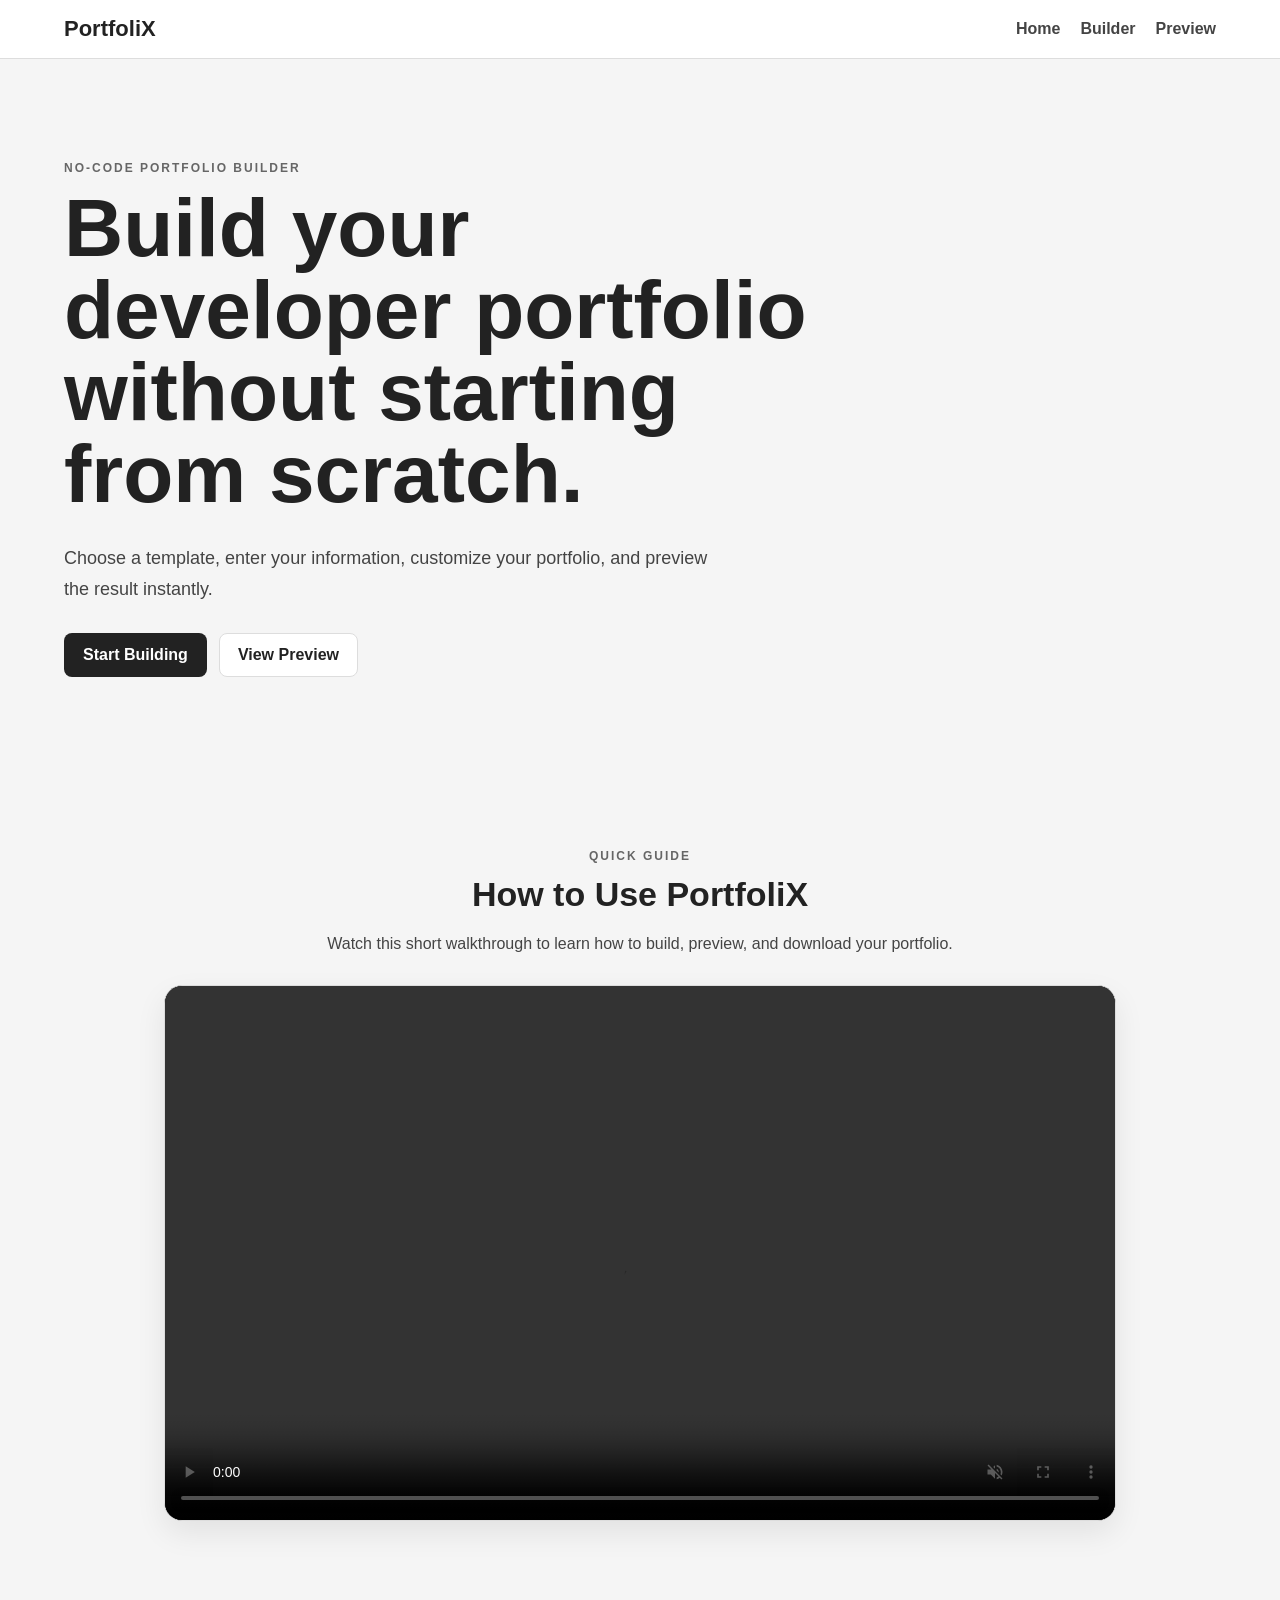
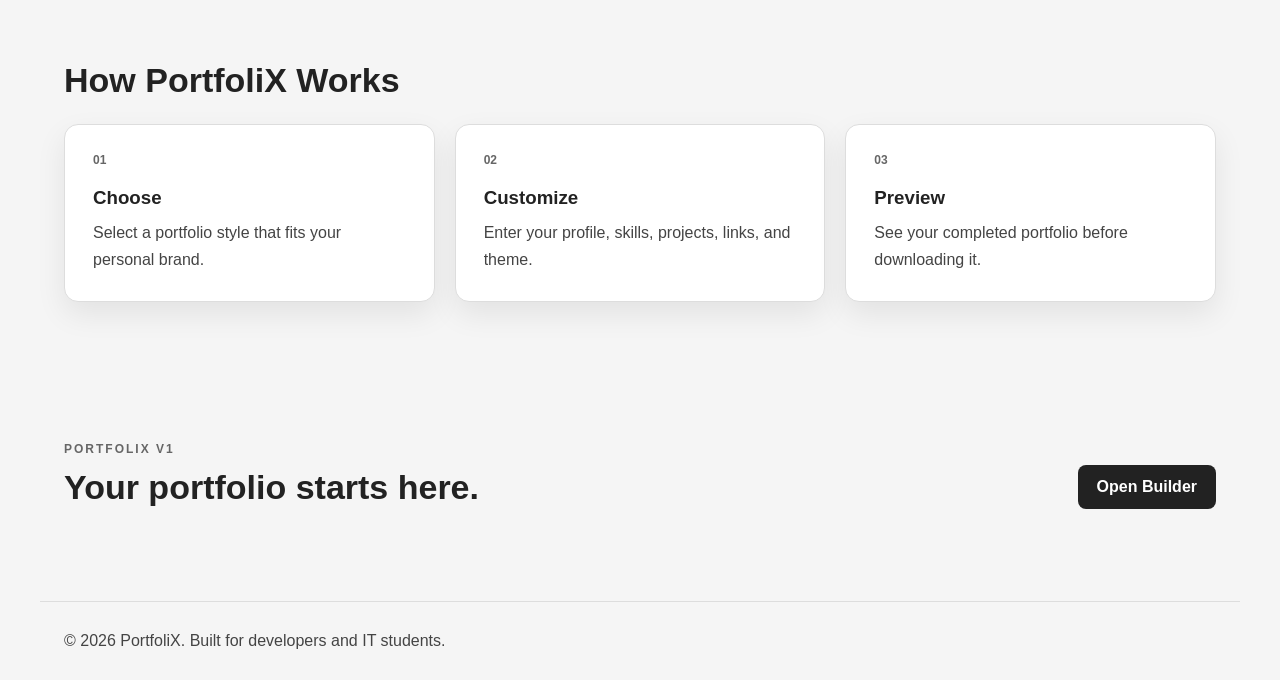
<file: index.html>
<!DOCTYPE html>
<html lang="en">
<head>
    <meta charset="UTF-8">
    <meta name="viewport" content="width=device-width, initial-scale=1.0">
    <meta name="description" content="PortfoliX - Build your developer portfolio without coding.">
    <title>PortfoliX | Portfolio Builder</title>
    <link rel="stylesheet" href="css/style.css">
</head>
<body>

    <header class="site-header">
        <nav class="site-nav">
            <a class="logo" href="index.html">PortfoliX</a>

            <div class="nav-links">
                <a href="index.html">Home</a>
                <a href="builder.html">Builder</a>
                <a href="preview.html">Preview</a>
            </div>
        </nav>
    </header>

    <main>

        <section class="hero">
            <div class="hero-content">
                <p class="eyebrow">NO-CODE PORTFOLIO BUILDER</p>

                <h1>Build your developer portfolio without starting from scratch.</h1>

                <p class="hero-description">
                    Choose a template, enter your information, customize your portfolio,
                    and preview the result instantly.
                </p>

                <div class="hero-actions">
                    <a class="btn btn-primary" href="builder.html">Start Building</a>
                    <a class="btn btn-secondary" href="preview.html">View Preview</a>
                </div>
            </div>
        </section>

        <section class="tutorial-section">

            <div class="tutorial-header">
                <p class="eyebrow">QUICK GUIDE</p>

                <h2>How to Use PortfoliX</h2>

                <p>
                    Watch this short walkthrough to learn how to
                    build, preview, and download your portfolio.
                </p>
            </div>

            <video autoplay muted loop
            class="tutorial-video" controls preload="metadata" width="100%">
                <source src="./assets/videos/videotutorial.mp4">

                Your browser does not support HTML5 video.
            </video>

        </section>

        <section class="features-section">
            <h2>How PortfoliX Works</h2>

            <div class="feature-grid">
                <article class="feature-card">
                    <span class="feature-number">01</span>
                    <h3>Choose</h3>
                    <p>Select a portfolio style that fits your personal brand.</p>
                </article>

                <article class="feature-card">
                    <span class="feature-number">02</span>
                    <h3>Customize</h3>
                    <p>Enter your profile, skills, projects, links, and theme.</p>
                </article>

                <article class="feature-card">
                    <span class="feature-number">03</span>
                    <h3>Preview</h3>
                    <p>See your completed portfolio before downloading it.</p>
                </article>
            </div>
        </section>

        <section class="cta-section">
            <div>
                <p class="eyebrow">PORTFOLIX V1</p>
                <h2>Your portfolio starts here.</h2>
            </div>

            <a class="btn btn-primary" href="builder.html">Open Builder</a>
        </section>

    </main>

    <footer class="site-footer">
        <p>© 2026 PortfoliX. Built for developers and IT students.</p>
    </footer>

    <script src="js/main.js"></script>
</body>
</html>
</file>
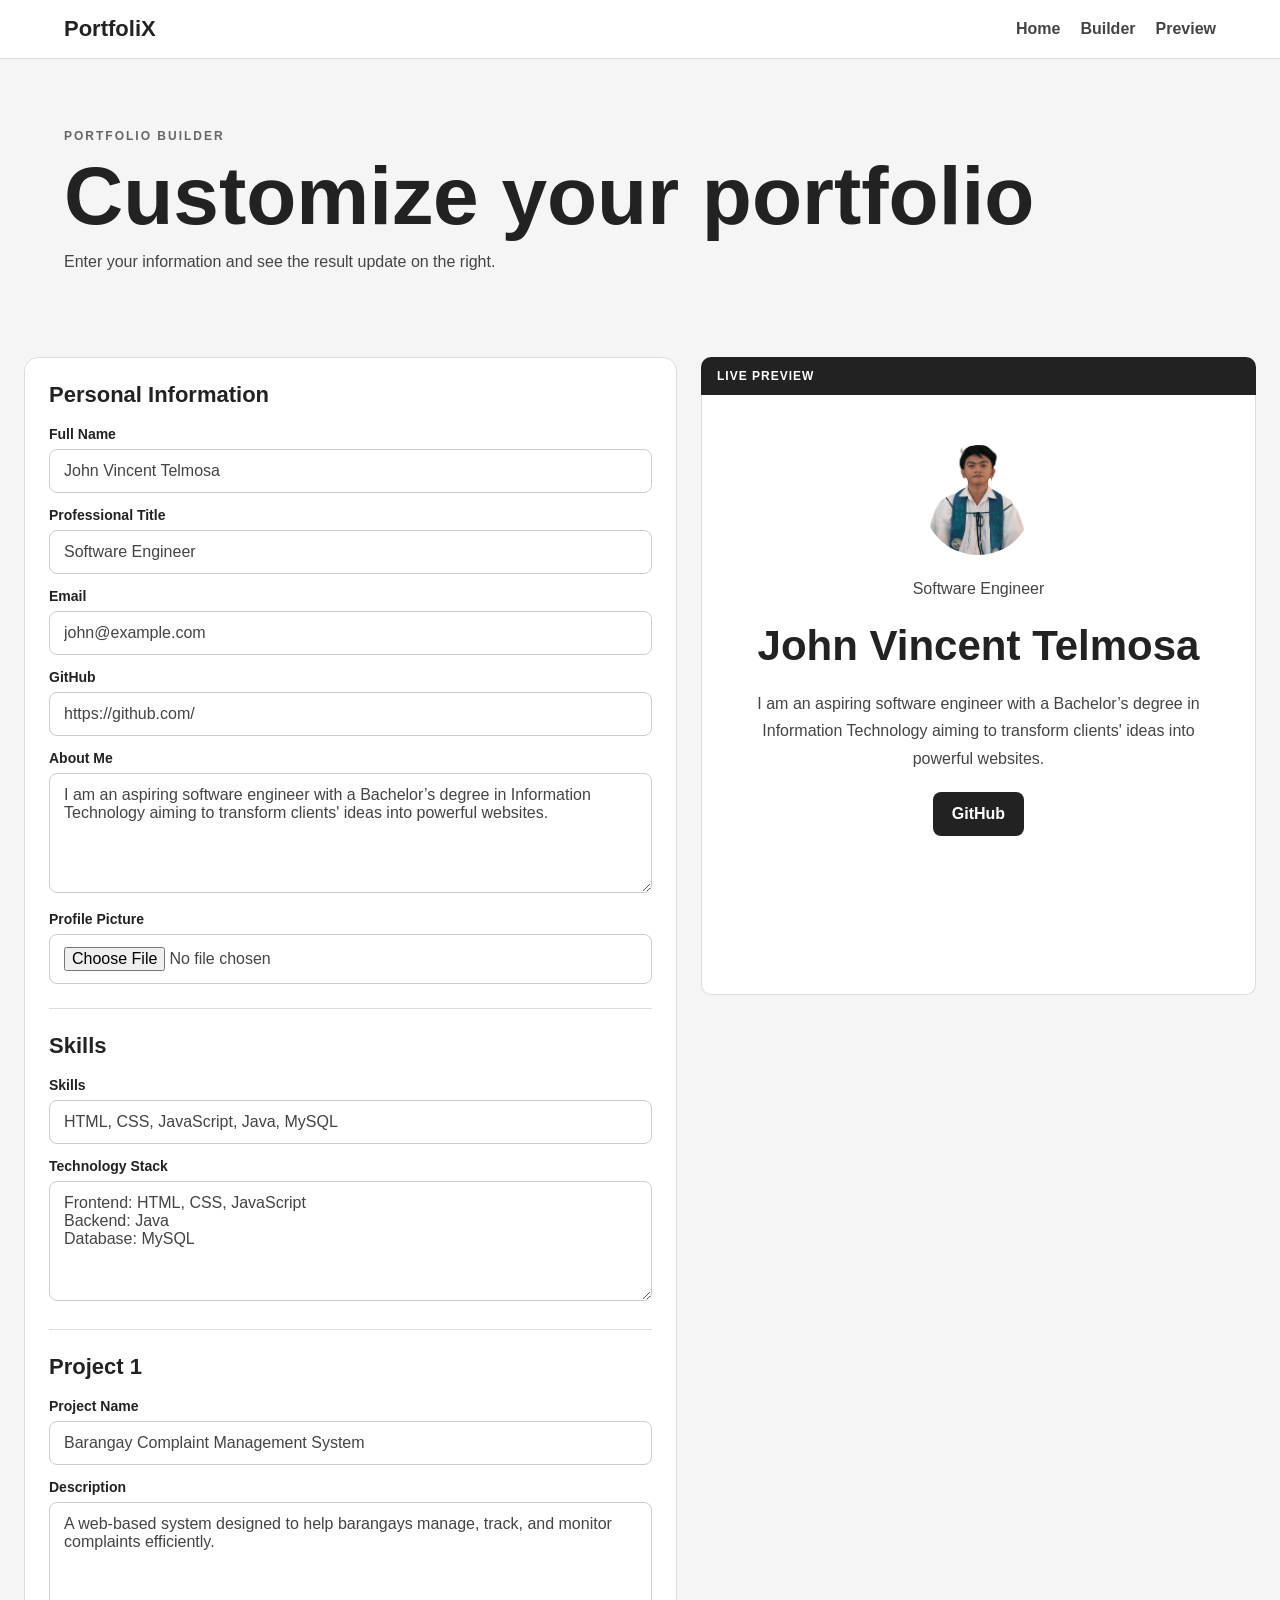
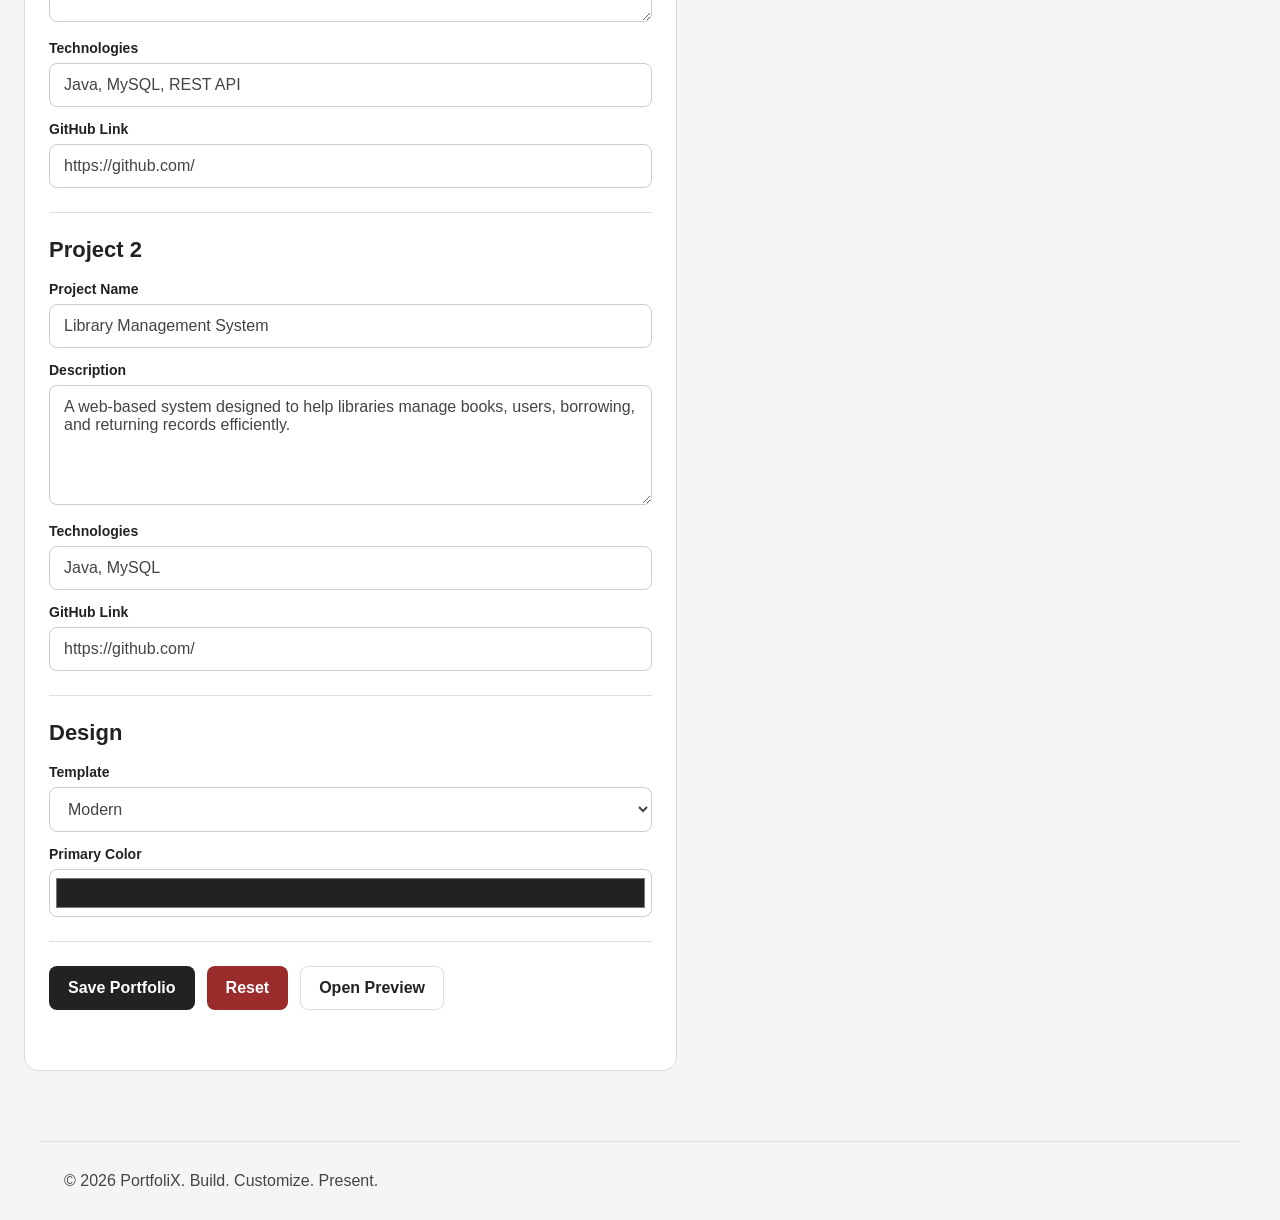
<file: builder.html>
<!DOCTYPE html>
<html lang="en">
<head>
    <meta charset="UTF-8">
    <meta name="viewport" content="width=device-width, initial-scale=1.0">
    <title>PortfoliX | Builder</title>
    <link rel="stylesheet" href="css/style.css">
</head>
<body>

    <header class="site-header">
        <nav class="site-nav">
            <a class="logo" href="index.html">PortfoliX</a>

            <div class="nav-links">
                <a href="index.html">Home</a>
                <a href="builder.html">Builder</a>
                <a href="preview.html">Preview</a>
            </div>
        </nav>
    </header>

    <main class="builder-page">

        <section class="page-heading">
            <p class="eyebrow">PORTFOLIO BUILDER</p>
            <h1>Customize your portfolio</h1>
            <p>Enter your information and see the result update on the right.</p>
        </section>

        <section class="builder-layout">

            <div class="editor-panel">

                <form id="portfolioForm">

                    <div class="form-section">
                        <h2>Personal Information</h2>

                        <label for="fullname">Full Name</label>
                        <input
                            type="text"
                            id="fullname"
                            name="fullname"
                            placeholder="Enter your name"
                            minlength="3"
                            maxlength="50"
                            required
                        >

                        <label for="title">Professional Title</label>
                        <input
                            type="text"
                            id="title"
                            name="title"
                            placeholder="Software Engineer"
                            maxlength="50"
                            required
                        >

                        <label for="email">Email</label>
                        <input
                            type="email"
                            id="email"
                            name="email"
                            placeholder="you@example.com"
                            required
                        >

                        <label for="github">GitHub</label>
                        <input
                            type="url"
                            id="github"
                            name="github"
                            placeholder="https://github.com/username"
                            required
                        >

                        <label for="aboutme">About Me</label>
                        <textarea
                            id="aboutme"
                            name="aboutme"
                            placeholder="Write something about yourself"
                            minlength="20"
                            maxlength="500"
                            required
                        ></textarea>

                        <label for="profile">Profile Picture</label>
                        <input
                            type="file"
                            id="profile"
                            name="profile"
                            accept="image/*"
                        >
                    </div>

                    <div class="form-section">
                        <h2>Skills</h2>

                        <label for="skills">Skills</label>
                        <input
                            type="text"
                            id="skills"
                            name="skills"
                            placeholder="HTML, CSS, JavaScript"
                            required
                        >

                        <label for="technologies">Technology Stack</label>
                        <textarea
                            id="technologies"
                            name="technologies"
                            placeholder="Frontend: HTML, CSS, JavaScript&#10;Backend: Java&#10;Database: MySQL"
                        ></textarea>
                    </div>

                    <div class="form-section">
                        <h2>Project 1</h2>

                        <label for="project1Name">Project Name</label>
                        <input
                            type="text"
                            id="project1Name"
                            name="project1Name"
                            placeholder="Barangay Complaint Management System"
                        >

                        <label for="project1Description">Description</label>
                        <textarea
                            id="project1Description"
                            name="project1Description"
                            placeholder="Describe the project"
                        ></textarea>

                        <label for="project1Tech">Technologies</label>
                        <input
                            type="text"
                            id="project1Tech"
                            name="project1Tech"
                            placeholder="Java, MySQL, REST API"
                        >

                        <label for="project1Github">GitHub Link</label>
                        <input
                            type="url"
                            id="project1Github"
                            name="project1Github"
                            placeholder="https://github.com/username/project"
                        >
                    </div>

                    <div class="form-section">
                        <h2>Project 2</h2>

                        <label for="project2Name">Project Name</label>
                        <input
                            type="text"
                            id="project2Name"
                            name="project2Name"
                            placeholder="Library Management System"
                        >

                        <label for="project2Description">Description</label>
                        <textarea
                            id="project2Description"
                            name="project2Description"
                            placeholder="Describe the project"
                        ></textarea>

                        <label for="project2Tech">Technologies</label>
                        <input
                            type="text"
                            id="project2Tech"
                            name="project2Tech"
                            placeholder="Java, MySQL"
                        >

                        <label for="project2Github">GitHub Link</label>
                        <input
                            type="url"
                            id="project2Github"
                            name="project2Github"
                            placeholder="https://github.com/username/project"
                        >
                    </div>

                    <div class="form-section">
                        <h2>Design</h2>

                        <label for="template">Template</label>
                        <select id="template" name="template">
                            <option value="modern">Modern</option>
                            <option value="minimal">Minimal</option>
                            <option value="creative">Creative</option>
                        </select>

                        <label for="primaryColor">Primary Color</label>
                        <input
                            type="color"
                            id="primaryColor"
                            name="primaryColor"
                            value="#222222"
                        >
                    </div>

                    <div class="builder-actions">
                        <button class="btn btn-primary" type="submit">
                            Save Portfolio
                        </button>

                        <button class="btn btn-danger" type="button" id="resetButton">
                            Reset
                        </button>

                        <button class="btn btn-secondary" type="button" id="previewButton">
                            Open Preview
                        </button>
                    </div>

                    <p id="saveMessage" class="save-message"></p>

                </form>

            </div>

            <div class="live-panel">

                <div class="live-header">
                    <span>LIVE PREVIEW</span>
                </div>

                <div id="builderPreview" class="portfolio-card template-modern">

                    <div class="preview-hero">
                        <img
                            id="previewImage"
                            class="preview-profile"
                            src="assets/images/prof.png"
                            alt="Profile picture"
                        >

                        <p id="previewTitle" class="preview-eyebrow">
                            Software Engineer
                        </p>

                        <h2 id="previewName">
                            John Vincent Telmosa
                        </h2>

                        <p id="previewAbout">
                            Your introduction will appear here.
                        </p>

                        <a
                            id="previewGithub"
                            class="btn btn-primary"
                            href="https://github.com/"
                            target="_blank"
                            rel="noopener"
                        >
                            GitHub
                        </a>
                    </div>

                </div>

            </div>

        </section>

    </main>

    <footer class="site-footer">
        <p>© 2026 PortfoliX. Build. Customize. Present.</p>
    </footer>

    <script src="js/builder.js"></script>
</body>
</html>
</file>
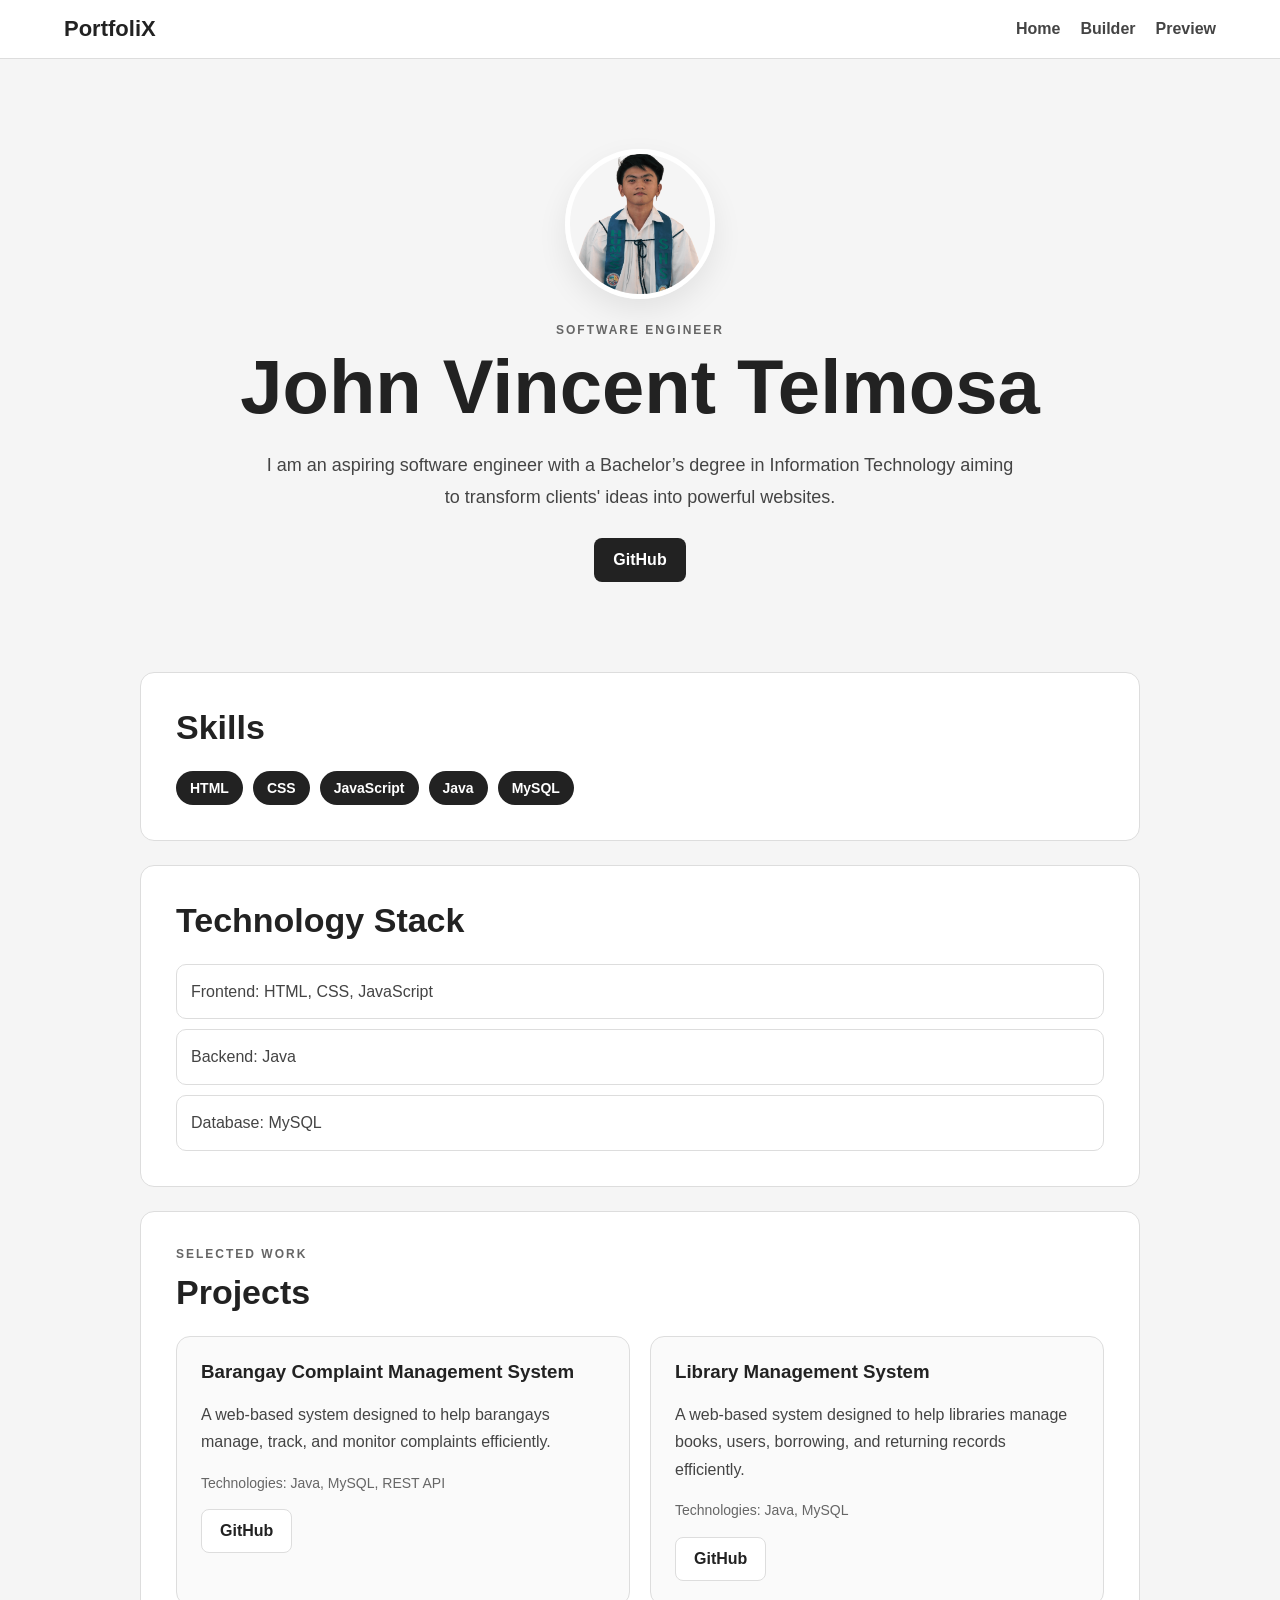
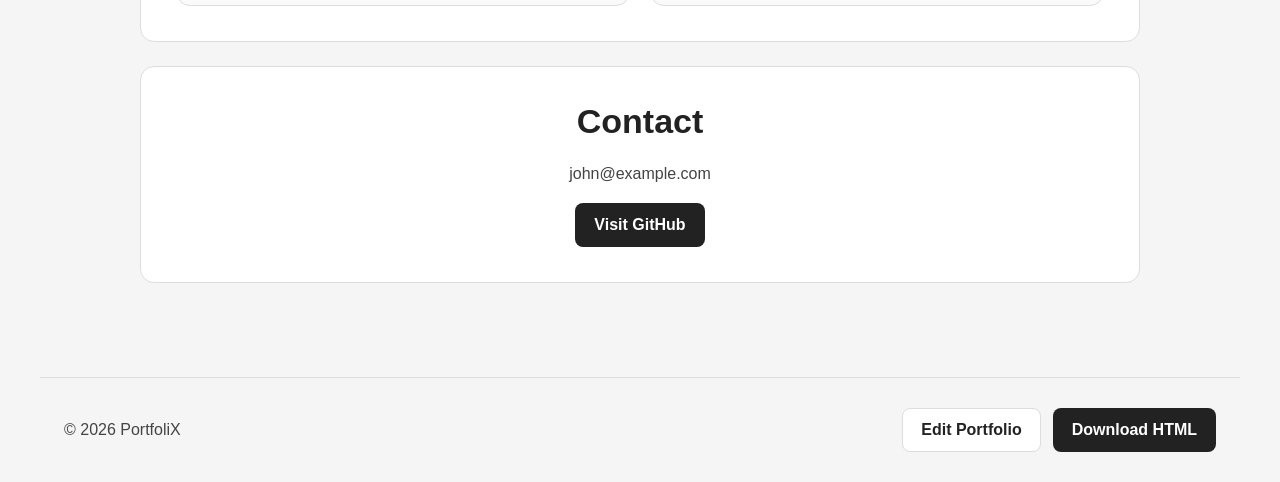
<file: preview.html>
<!DOCTYPE html>
<html lang="en">
<head>
    <meta charset="UTF-8">
    <meta name="viewport" content="width=device-width, initial-scale=1.0">
    <title>PortfoliX | Preview</title>
    <link rel="stylesheet" href="css/style.css">
</head>
<body>

    <header class="site-header">
        <nav class="site-nav">
            <a class="logo" href="index.html">PortfoliX</a>

            <div class="nav-links">
                <a href="index.html">Home</a>
                <a href="builder.html">Builder</a>
                <a href="preview.html">Preview</a>
            </div>
        </nav>
    </header>

    <main id="portfolioPreview" class="portfolio-page template-modern">

        <section class="portfolio-hero">
            <img
                id="portfolioImage"
                class="portfolio-profile"
                src="assets/images/prof.png"
                alt="Profile picture"
            >

            <p id="portfolioTitle" class="eyebrow">
                Software Engineer
            </p>

            <h1 id="portfolioName">
                John Vincent Telmosa
            </h1>

            <p id="portfolioAbout">
                I am an aspiring software engineer.
            </p>

            <a
                id="portfolioGithub"
                class="btn btn-primary"
                href="https://github.com/"
                target="_blank"
                rel="noopener"
            >
                GitHub
            </a>
        </section>

        <section class="portfolio-section">
            <h2>Skills</h2>

            <div id="portfolioSkills" class="skill-grid"></div>
        </section>

        <section class="portfolio-section">
            <h2>Technology Stack</h2>

            <div id="portfolioTechnologies" class="technology-list"></div>
        </section>

        <section class="portfolio-section">
            <div class="section-heading-row">
                <div>
                    <p class="eyebrow">SELECTED WORK</p>
                    <h2>Projects</h2>
                </div>
            </div>

            <div id="portfolioProjects" class="project-grid"></div>
        </section>

        <section class="portfolio-section contact-section">
            <h2>Contact</h2>

            <p id="portfolioEmail"></p>

            <a
                id="portfolioContactGithub"
                class="btn btn-primary"
                href="https://github.com/"
                target="_blank"
                rel="noopener"
            >
                Visit GitHub
            </a>
        </section>

    </main>

    <footer class="site-footer">
        <p>© 2026 PortfoliX</p>

        <div class="footer-actions">
            <a class="btn btn-secondary" href="builder.html">
                Edit Portfolio
            </a>

            <button class="btn btn-primary" id="downloadButton">
                Download HTML
            </button>
        </div>
    </footer>

    <script src="js/preview.js"></script>
</body>
</html>
</file>
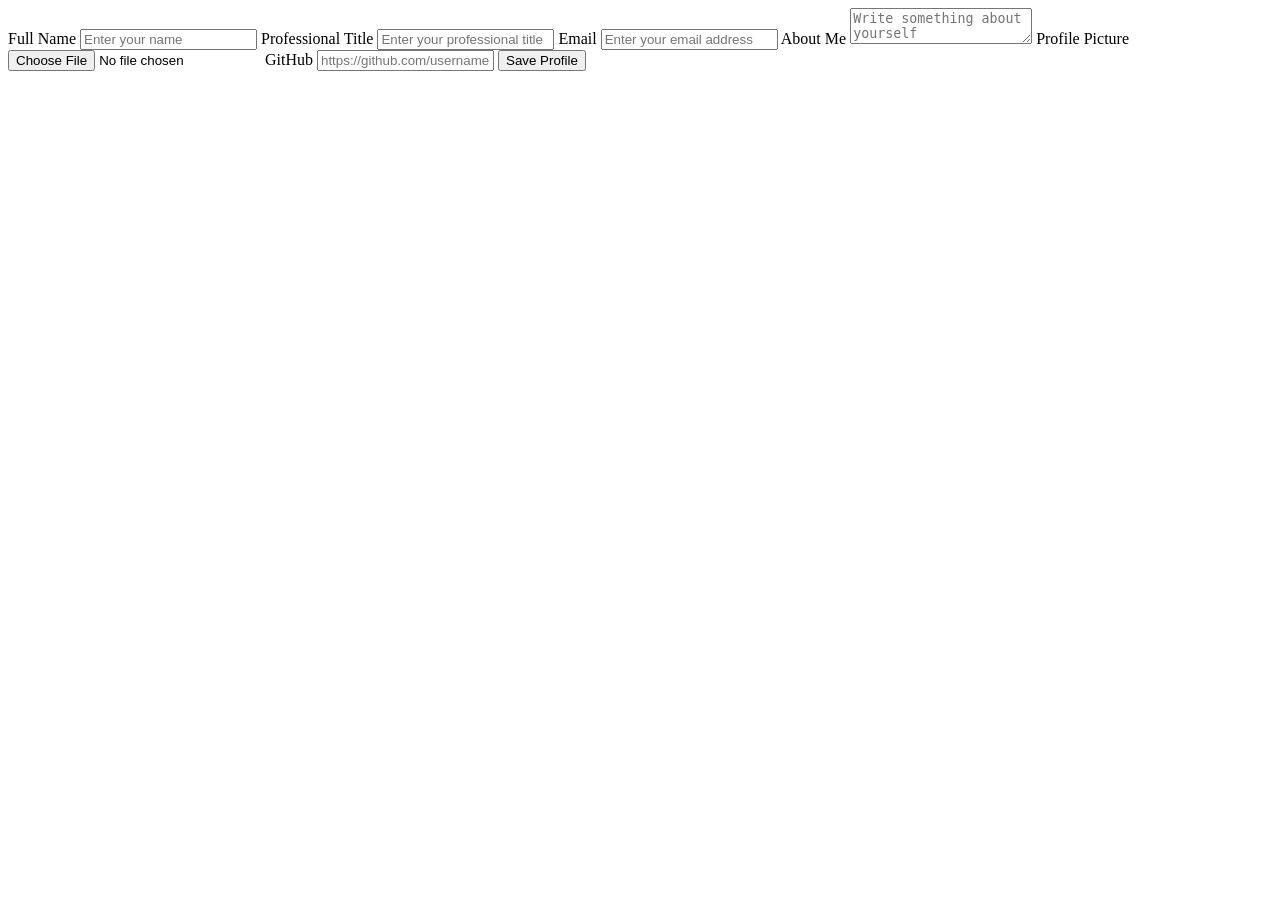
<file: profile-editor.html>
<!DOCTYPE html>
<html lang="en">
<head>
    <meta charset="UTF-8">
    <meta name="viewport" content="width=device-width, initial-scale=1.0">
    <title>Profile Editor</title>
</head>
<body>
    <form>
        <label for="fullname">Full Name</label>
        <input type="text" id="fullname" name="fullname" placeholder="Enter your name" minlength="3" maxlength="30" required>

        <label for="title">Professional Title</label>
        <input type="text" id="title" name="title" placeholder="Enter your professional title" required maxlength="20">

        <label for="email">Email</label>
        <input type="email" id="email" name="email" placeholder="Enter your email address" required>

        <label for="aboutme">About Me</label>
        <textarea id="aboutme" name="aboutme" placeholder="Write something about yourself" required minlength="20" maxlength="300"></textarea>

        <label for="profile">Profile Picture</label>
        <input type="file" name="profile" accept="image/*" id="profile">
        
        <label for="github">GitHub</label>
        <input type="url" id="github" name="github" placeholder="https://github.com/username" required>

        <button type="submit">Save Profile</button>
    </form>    

    
</body>
</html>
</file>
<file: css/style.css>
:root {
    --primary-color: #222222;
    --background-color: #f5f5f5;
    --text-color: #444444;
    --secondary-color: #666666;
    --card-background: #ffffff;
    --border-color: #dddddd;
    --danger-color: #9b2c2c;
    --radius: 14px;
    --shadow: 0 12px 30px rgba(0, 0, 0, 0.08);
}

* {
    box-sizing: border-box;
}

html {
    scroll-behavior: smooth;
}

body {
    margin: 0;
    font-family: Arial, sans-serif;
    background-color: var(--background-color);
    color: var(--text-color);
}

a {
    color: inherit;
}

button,
input,
textarea,
select {
    font: inherit;
}

button,
a {
    -webkit-tap-highlight-color: transparent;
}

img {
    max-width: 100%;
    display: block;
}

.site-header {
    position: sticky;
    top: 0;
    z-index: 100;
    background-color: rgba(255, 255, 255, 0.96);
    border-bottom: 1px solid var(--border-color);
}

.site-nav {
    max-width: 1200px;
    margin: 0 auto;
    padding: 16px 24px;
    display: flex;
    align-items: center;
    justify-content: space-between;
    gap: 20px;
}

.logo {
    text-decoration: none;
    font-size: 22px;
    font-weight: 800;
    color: var(--primary-color);
}

.nav-links {
    display: flex;
    align-items: center;
    gap: 20px;
    flex-wrap: wrap;
}

.nav-links a {
    text-decoration: none;
    color: var(--text-color);
    font-weight: 600;
}

.nav-links a:hover {
    color: var(--primary-color);
}

main {
    width: 100%;
}

.hero {
    min-height: 80vh;
    max-width: 1200px;
    margin: 0 auto;
    padding: 100px 24px;
    display: flex;
    align-items: center;
}

.hero-content {
    max-width: 800px;
}

.eyebrow {
    margin: 0 0 12px;
    color: var(--secondary-color);
    font-size: 12px;
    font-weight: 800;
    letter-spacing: 2px;
    text-transform: uppercase;
}

.hero h1,
.page-heading h1 {
    margin: 0;
    color: var(--primary-color);
    font-size: clamp(44px, 7vw, 82px);
    line-height: 1;
}

.hero-description {
    max-width: 650px;
    margin: 28px 0;
    font-size: 18px;
    line-height: 1.7;
}

.hero-actions,
.builder-actions,
.footer-actions {
    display: flex;
    align-items: center;
    gap: 12px;
    flex-wrap: wrap;
}

.btn {
    display: inline-flex;
    align-items: center;
    justify-content: center;
    min-height: 44px;
    padding: 11px 18px;
    border: 1px solid transparent;
    border-radius: 8px;
    text-decoration: none;
    cursor: pointer;
    font-weight: 700;
}

.btn-primary {
    background-color: var(--primary-color);
    color: white;
}

.btn-secondary {
    background-color: white;
    color: var(--primary-color);
    border-color: var(--border-color);
}

.btn-danger {
    background-color: var(--danger-color);
    color: white;
}

.features-section,
.cta-section,
.page-heading {
    max-width: 1200px;
    margin: 0 auto;
    padding: 70px 24px;
}

.features-section h2,
.cta-section h2,
.portfolio-section h2 {
    margin: 0 0 24px;
    color: var(--primary-color);
    font-size: 34px;
}

.feature-grid {
    display: grid;
    grid-template-columns: repeat(3, 1fr);
    gap: 20px;
}

.feature-card {
    padding: 28px;
    background-color: var(--card-background);
    border: 1px solid var(--border-color);
    border-radius: var(--radius);
    box-shadow: var(--shadow);
}

.feature-number {
    display: block;
    margin-bottom: 20px;
    color: var(--secondary-color);
    font-size: 12px;
    font-weight: 800;
}

.feature-card h3 {
    margin: 0 0 10px;
    color: var(--primary-color);
}

.feature-card p {
    margin: 0;
    line-height: 1.7;
}

.cta-section {
    display: flex;
    align-items: center;
    justify-content: space-between;
    gap: 30px;
}

.site-footer {
    max-width: 1200px;
    margin: 0 auto;
    padding: 30px 24px;
    border-top: 1px solid var(--border-color);
    display: flex;
    align-items: center;
    justify-content: space-between;
    gap: 20px;
    flex-wrap: wrap;
}

.site-footer p {
    margin: 0;
}

.builder-page {
    max-width: 1400px;
    margin: 0 auto;
}

.builder-layout {
    display: grid;
    grid-template-columns: minmax(0, 1fr) minmax(360px, 0.85fr);
    gap: 24px;
    padding: 0 24px 70px;
}

.editor-panel,
.live-panel {
    min-width: 0;
}

.editor-panel {
    background-color: white;
    border: 1px solid var(--border-color);
    border-radius: var(--radius);
    padding: 24px;
}

.form-section {
    padding: 24px 0;
    border-bottom: 1px solid var(--border-color);
}

.form-section:first-child {
    padding-top: 0;
}

.form-section:last-of-type {
    border-bottom: none;
}

.form-section h2 {
    margin: 0 0 18px;
    color: var(--primary-color);
    font-size: 22px;
}

label {
    display: block;
    margin: 14px 0 7px;
    color: var(--primary-color);
    font-size: 14px;
    font-weight: 700;
}

input,
textarea,
select {
    width: 100%;
    padding: 12px 14px;
    border: 1px solid #cccccc;
    border-radius: 8px;
    background-color: white;
    color: var(--text-color);
}

textarea {
    min-height: 120px;
    resize: vertical;
}

input:focus,
textarea:focus,
select:focus {
    outline: 2px solid var(--primary-color);
    outline-offset: 2px;
}

input[type="color"] {
    height: 48px;
    padding: 4px;
    cursor: pointer;
}

.builder-actions {
    margin-top: 24px;
}

.save-message {
    min-height: 22px;
    margin: 14px 0 0;
    font-weight: 700;
}

.live-panel {
    position: sticky;
    top: 90px;
    height: fit-content;
}

.live-header {
    padding: 12px 16px;
    background-color: var(--primary-color);
    color: white;
    border-radius: 10px 10px 0 0;
    font-size: 12px;
    font-weight: 800;
    letter-spacing: 1px;
}

.portfolio-card {
    min-height: 600px;
    background-color: white;
    border: 1px solid var(--border-color);
    border-top: none;
    border-radius: 0 0 10px 10px;
    overflow: hidden;
}

.preview-hero {
    padding: 50px 30px;
    text-align: center;
}

.preview-profile {
    width: 110px;
    height: 110px;
    margin: 0 auto 20px;
    object-fit: cover;
    border-radius: 50%;
}

.preview-hero h2 {
    margin: 0;
    color: var(--primary-color);
    font-size: 42px;
}

.preview-hero p:not(.eyebrow) {
    max-width: 520px;
    margin: 20px auto;
    line-height: 1.7;
}

.portfolio-page {
    max-width: 1200px;
    margin: 0 auto;
    padding-bottom: 70px;
}

.portfolio-hero {
    padding: 90px 24px;
    text-align: center;
}

.portfolio-profile {
    width: 150px;
    height: 150px;
    margin: 0 auto 24px;
    object-fit: cover;
    border-radius: 50%;
    border: 5px solid white;
    box-shadow: var(--shadow);
}

.portfolio-hero h1 {
    margin: 0;
    color: var(--primary-color);
    font-size: clamp(42px, 7vw, 76px);
    line-height: 1;
}

.portfolio-hero p:not(.eyebrow) {
    max-width: 750px;
    margin: 24px auto;
    line-height: 1.8;
    font-size: 18px;
}

.portfolio-section {
    max-width: 1000px;
    margin: 0 auto 24px;
    padding: 35px;
    background-color: white;
    border: 1px solid var(--border-color);
    border-radius: var(--radius);
}

.skill-grid {
    display: flex;
    flex-wrap: wrap;
    gap: 10px;
}

.skill-item {
    padding: 9px 14px;
    border-radius: 999px;
    background-color: var(--primary-color);
    color: white;
    font-size: 14px;
    font-weight: 700;
}

.technology-list {
    display: grid;
    gap: 10px;
}

.technology-item {
    padding: 14px;
    border: 1px solid var(--border-color);
    border-radius: 10px;
    line-height: 1.6;
    white-space: pre-line;
}

.project-grid {
    display: grid;
    grid-template-columns: repeat(2, minmax(0, 1fr));
    gap: 20px;
}

.portfolio-page .project-card {
    padding: 24px;
    background-color: #fafafa;
    border: 1px solid var(--border-color);
    border-radius: var(--radius);
}

.project-card h3 {
    margin-top: 0;
    color: var(--primary-color);
}

.project-card p {
    line-height: 1.7;
}

.project-tech {
    color: var(--secondary-color);
    font-size: 14px;
}

.section-heading-row {
    display: flex;
    justify-content: space-between;
    gap: 20px;
}

.contact-section {
    text-align: center;
}

.contact-section p {
    margin-bottom: 20px;
}

.template-modern {
    --accent-color: var(--primary-color);
}

.template-minimal {
    --accent-color: #111111;
}

.template-minimal .portfolio-hero {
    text-align: left;
    max-width: 900px;
    margin: 0 auto;
}

.template-minimal .portfolio-profile {
    margin-left: 0;
}

.template-creative {
    --accent-color: var(--primary-color);
}

.template-creative .portfolio-hero {
    background: linear-gradient(
        135deg,
        var(--primary-color),
        #111111
    );
    color: white;
}

.template-creative .portfolio-hero h1,
.template-creative .portfolio-hero p:not(.eyebrow),
.template-creative .portfolio-hero .eyebrow {
    color: white;
}

.template-creative .portfolio-section {
    border-radius: 22px;
}

@media (max-width: 900px) {
    .feature-grid {
        grid-template-columns: 1fr;
    }

    .builder-layout {
        grid-template-columns: 1fr;
    }

    .live-panel {
        position: static;
    }
}

@media (max-width: 768px) {
    .project-grid {
        grid-template-columns: 1fr;
    }

    .cta-section,
    .site-footer {
        flex-direction: column;
        align-items: flex-start;
    }
}

@media (max-width: 600px) {
    .site-nav {
        flex-direction: column;
        align-items: flex-start;
    }

    .nav-links {
        width: 100%;
        justify-content: space-between;
        gap: 10px;
    }

    .hero {
        min-height: auto;
        padding: 70px 20px;
    }

    .hero h1,
    .page-heading h1 {
        font-size: 44px;
    }

    .portfolio-section {
        padding: 24px;
        margin-left: 15px;
        margin-right: 15px;
    }

    .portfolio-hero {
        padding: 60px 20px;
    }

    .portfolio-hero h1 {
        font-size: 44px;
    }

    .editor-panel {
        padding: 18px;
    }

        .preview-hero h2 {
        font-size: 34px;
    }
}

/* Tutorial section */
.tutorial-section {
    max-width: 1000px;
    margin: 0 auto;
    padding: 70px 24px;
}

.tutorial-header {
    max-width: 700px;
    margin: 0 auto 28px;
    text-align: center;
}

.tutorial-header h2 {
    margin: 0 0 14px;
    color: var(--primary-color);
    font-size: 34px;
}

.tutorial-header p:not(.eyebrow) {
    line-height: 1.7;
}

.tutorial-video {
    display: block;
    width: 100%;
    aspect-ratio: 16 / 9;
    object-fit: cover;
    border-radius: 18px;
    border: 1px solid var(--border-color);
    background: #111;
    box-shadow: var(--shadow);
}
</file>
